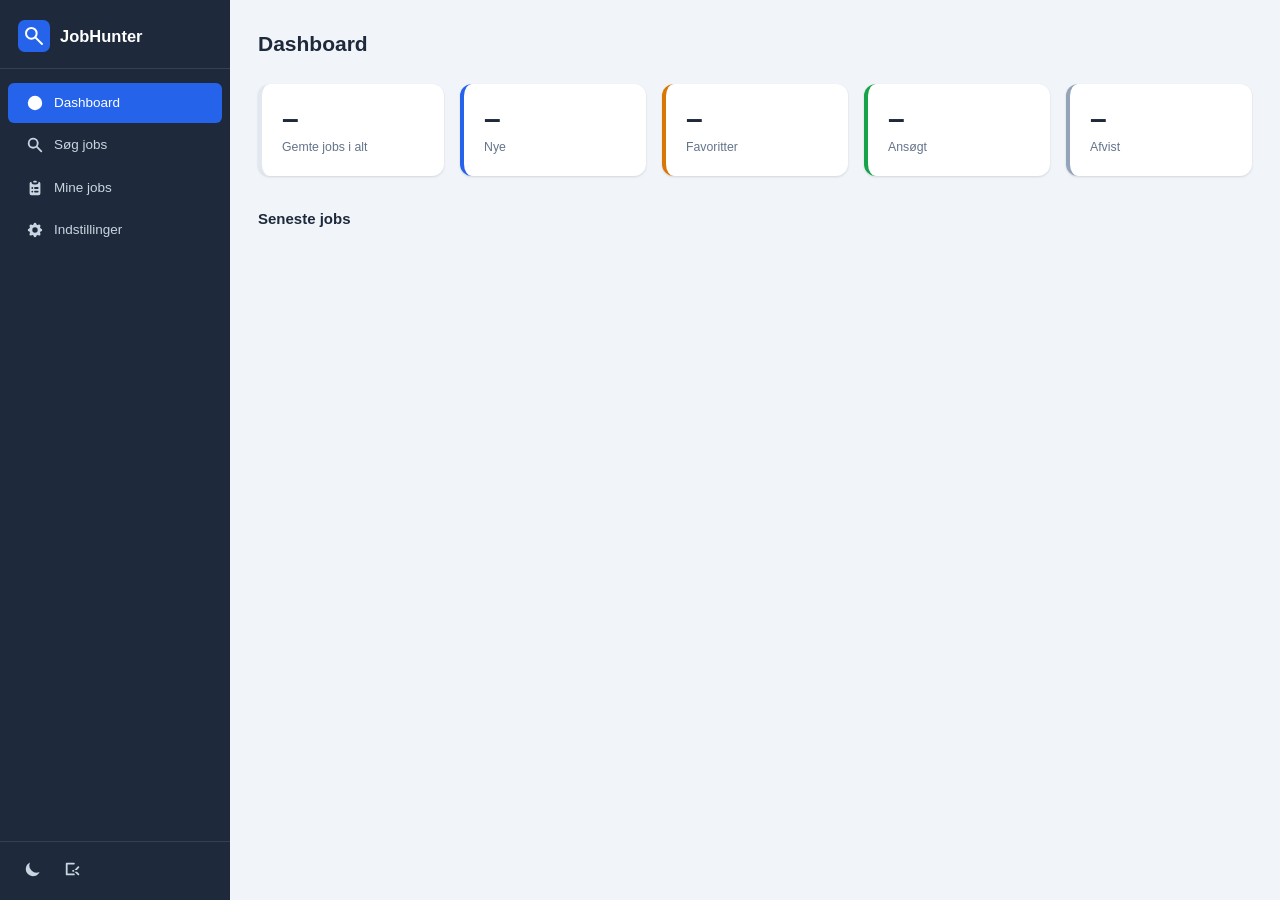
<file: public/index.html>
<!DOCTYPE html>
<html lang="da">
<head>
  <meta charset="UTF-8">
  <meta name="viewport" content="width=device-width, initial-scale=1.0">
  <meta http-equiv="Cache-Control" content="no-cache, no-store, must-revalidate">
  <meta http-equiv="Pragma" content="no-cache">
  <meta http-equiv="Expires" content="0">
  <title>JobHunter – Login</title>
  <link rel="stylesheet" href="css/style.css?v=1.1.0">
  <script>if(localStorage.getItem('jh-dark-mode')==='true')document.documentElement.classList.add('dark-mode');</script>
</head>
<body class="auth-page">
  <div class="auth-container">
    <div class="auth-logo">
      <svg width="48" height="48" viewBox="0 0 48 48" fill="none" xmlns="http://www.w3.org/2000/svg">
        <rect width="48" height="48" rx="12" fill="#2563eb"/>
        <circle cx="20" cy="20" r="8" stroke="white" stroke-width="3" fill="none"/>
        <line x1="26" y1="26" x2="36" y2="36" stroke="white" stroke-width="3" stroke-linecap="round"/>
      </svg>
      <h1>JobHunter</h1>
      <p class="auth-tagline">Find dit næste job smartere</p>
    </div>

    <div class="auth-tabs">
      <button class="auth-tab active" data-tab="login">Log ind</button>
      <button class="auth-tab" data-tab="register">Opret konto</button>
    </div>

    <!-- Login Form -->
    <form id="loginForm" class="auth-form active">
      <div class="form-group">
        <label for="loginUsername">Brugernavn</label>
        <input type="text" id="loginUsername" placeholder="Indtast brugernavn" required autocomplete="username">
      </div>
      <div class="form-group">
        <label for="loginPassword">Adgangskode</label>
        <input type="password" id="loginPassword" placeholder="Indtast adgangskode" required autocomplete="current-password">
      </div>
      <div id="loginError" class="error-msg"></div>
      <button type="submit" class="btn btn-primary btn-full">Log ind</button>
    </form>

    <!-- Register Form -->
    <form id="registerForm" class="auth-form">
      <div class="form-group">
        <label for="regUsername">Brugernavn</label>
        <input type="text" id="regUsername" placeholder="Vælg et brugernavn" required autocomplete="username">
      </div>
      <div class="form-group">
        <label for="regEmail">E-mail</label>
        <input type="email" id="regEmail" placeholder="Indtast e-mail" required autocomplete="email">
      </div>
      <div class="form-group">
        <label for="regPassword">Adgangskode</label>
        <input type="password" id="regPassword" placeholder="Mindst 6 tegn" required autocomplete="new-password">
      </div>
      <div id="registerError" class="error-msg"></div>
      <button type="submit" class="btn btn-primary btn-full">Opret konto</button>
    </form>

    <div class="auth-version" id="authVersion"></div>
  </div>

  <script src="js/config.js?v=1.1.0"></script>
  <script src="js/auth.js?v=1.1.0"></script>
</body>
</html>
</file>
<file: public/css/style.css>
/* =========================================================================
   JobHunter – Stylesheet
   ========================================================================= */

/* ── Variables ─────────────────────────────────────────────────────────── */
:root {
  --primary:       #2563eb;
  --primary-dark:  #1d4ed8;
  --primary-light: #dbeafe;
  --danger:        #dc2626;
  --danger-light:  #fee2e2;
  --success:       #16a34a;
  --success-light: #dcfce7;
  --warning:       #d97706;
  --warning-light: #fef3c7;

  --bg:            #f1f5f9;
  --surface:       #ffffff;
  --surface-2:     #f8fafc;
  --border:        #e2e8f0;
  --text:          #1e293b;
  --text-2:        #64748b;
  --text-3:        #94a3b8;

  --sidebar-bg:    #1e293b;
  --sidebar-text:  #cbd5e1;
  --sidebar-hover: #334155;
  --sidebar-active:#2563eb;
  --sidebar-width: 230px;

  --radius:        8px;
  --radius-lg:     12px;
  --shadow:        0 1px 3px rgba(0,0,0,.08), 0 1px 2px rgba(0,0,0,.06);
  --shadow-lg:     0 10px 25px rgba(0,0,0,.12), 0 4px 6px rgba(0,0,0,.05);
}

html.dark-mode {
  --bg:         #0f172a;
  --surface:    #1e293b;
  --surface-2:  #162032;
  --border:     #334155;
  --text:       #f1f5f9;
  --text-2:     #94a3b8;
  --text-3:     #64748b;
  --primary-light: #1e3a5f;
  --danger-light:  #450a0a;
  --success-light: #052e16;
  --warning-light: #431407;
}

/* ── Reset ─────────────────────────────────────────────────────────────── */
*, *::before, *::after { box-sizing: border-box; margin: 0; padding: 0; }
html { font-size: 15px; -webkit-font-smoothing: antialiased; }
body {
  font-family: -apple-system, BlinkMacSystemFont, 'Segoe UI', Roboto, sans-serif;
  background: var(--bg);
  color: var(--text);
  line-height: 1.5;
}
a { color: var(--primary); text-decoration: none; }
a:hover { text-decoration: underline; }
ul { list-style: none; }
button { cursor: pointer; font-family: inherit; }

/* ── Buttons ───────────────────────────────────────────────────────────── */
.btn {
  display: inline-flex; align-items: center; gap: 6px;
  padding: 8px 16px; border-radius: var(--radius);
  font-size: .9rem; font-weight: 500; border: none;
  transition: background .15s, opacity .15s, box-shadow .15s;
  white-space: nowrap;
}
.btn:disabled { opacity: .45; cursor: not-allowed; }
.btn-primary  { background: var(--primary);  color: #fff; }
.btn-primary:hover:not(:disabled)  { background: var(--primary-dark); }
.btn-secondary { background: var(--surface-2); color: var(--text); border: 1px solid var(--border); }
.btn-secondary:hover:not(:disabled) { background: var(--border); }
.btn-danger   { background: var(--danger);   color: #fff; }
.btn-danger:hover:not(:disabled)   { background: #b91c1c; }
.btn-sm       { padding: 5px 11px; font-size: .82rem; }
.btn-full     { width: 100%; justify-content: center; padding: 11px; }
.btn-link     { background: none; border: none; padding: 0; color: var(--primary); font-weight: 600; text-decoration: underline; cursor: pointer; font-size: inherit; }

/* ── Form groups ───────────────────────────────────────────────────────── */
.form-group { margin-bottom: 16px; }
.form-group label {
  display: block; font-size: .85rem; font-weight: 500;
  color: var(--text-2); margin-bottom: 5px;
}
input[type="text"], input[type="email"], input[type="password"],
input[type="url"], input[type="search"], textarea, select {
  width: 100%; padding: 9px 12px;
  background: var(--surface); color: var(--text);
  border: 1px solid var(--border); border-radius: var(--radius);
  font-size: .9rem; font-family: inherit;
  transition: border-color .15s, box-shadow .15s;
}
input:focus, textarea:focus, select:focus {
  outline: none; border-color: var(--primary);
  box-shadow: 0 0 0 3px rgba(37,99,235,.15);
}
textarea { resize: vertical; min-height: 90px; }
select { appearance: none; background-image: url("data:image/svg+xml,%3Csvg xmlns='http://www.w3.org/2000/svg' width='16' height='16' viewBox='0 0 20 20' fill='%2364748b'%3E%3Cpath fill-rule='evenodd' d='M5.293 7.293a1 1 0 0 1 1.414 0L10 10.586l3.293-3.293a1 1 0 1 1 1.414 1.414l-4 4a1 1 0 0 1-1.414 0l-4-4a1 1 0 0 1 0-1.414z'/%3E%3C/svg%3E"); background-repeat: no-repeat; background-position: right 10px center; padding-right: 32px; }
.error-msg { color: var(--danger); font-size: .85rem; min-height: 20px; margin-bottom: 8px; }

/* ── Auth page ─────────────────────────────────────────────────────────── */
.auth-page { display: flex; align-items: center; justify-content: center; min-height: 100vh; padding: 24px; }
.auth-container {
  background: var(--surface); border-radius: var(--radius-lg);
  box-shadow: var(--shadow-lg); padding: 36px 32px;
  width: 100%; max-width: 400px;
}
.auth-logo { text-align: center; margin-bottom: 28px; }
.auth-logo svg { display: inline-block; margin-bottom: 10px; }
.auth-logo h1 { font-size: 1.6rem; font-weight: 700; color: var(--text); }
.auth-tagline { color: var(--text-2); font-size: .88rem; margin-top: 4px; }
.auth-tabs {
  display: flex; border-bottom: 2px solid var(--border);
  margin-bottom: 24px;
}
.auth-tab {
  flex: 1; padding: 9px; background: none; border: none;
  font-size: .9rem; font-weight: 500; color: var(--text-2);
  border-bottom: 2px solid transparent; margin-bottom: -2px;
  transition: color .15s, border-color .15s;
}
.auth-tab.active { color: var(--primary); border-bottom-color: var(--primary); }
.auth-form { display: none; }
.auth-form.active { display: block; }
.auth-version { text-align: center; font-size: .78rem; color: var(--text-3); margin-top: 16px; }
.file-protocol-warning {
  background: var(--warning-light); border: 1px solid var(--warning);
  border-radius: var(--radius); padding: 12px; margin-bottom: 16px;
  font-size: .85rem; line-height: 1.6; color: var(--text);
}
.file-protocol-warning code { background: rgba(0,0,0,.07); padding: 1px 4px; border-radius: 3px; }

/* ── App layout ────────────────────────────────────────────────────────── */
.app-page { display: flex; min-height: 100vh; }

/* ── Sidebar ───────────────────────────────────────────────────────────── */
.sidebar {
  width: var(--sidebar-width); background: var(--sidebar-bg);
  display: flex; flex-direction: column; flex-shrink: 0;
  position: fixed; top: 0; left: 0; height: 100vh; z-index: 100;
}
.sidebar-logo {
  display: flex; align-items: center; gap: 10px;
  padding: 20px 18px 16px; border-bottom: 1px solid #334155;
}
.sidebar-title { font-size: 1.1rem; font-weight: 700; color: #fff; }
.sidebar-nav { flex: 1; padding: 12px 0; overflow-y: auto; }
.nav-item {
  display: flex; align-items: center; gap: 10px;
  padding: 10px 18px; color: var(--sidebar-text); font-size: .9rem;
  cursor: pointer; border-radius: 6px; margin: 2px 8px;
  transition: background .15s, color .15s; position: relative;
  user-select: none;
}
.nav-item svg { width: 18px; height: 18px; flex-shrink: 0; }
.nav-item:hover  { background: var(--sidebar-hover); color: #fff; }
.nav-item.active { background: var(--sidebar-active); color: #fff; }
.nav-badge {
  margin-left: auto; background: var(--danger); color: #fff;
  font-size: .72rem; font-weight: 700; padding: 1px 6px; border-radius: 99px;
}
.sidebar-footer {
  padding: 12px 18px 16px; border-top: 1px solid #334155;
  display: flex; align-items: center; gap: 10px;
}
.sidebar-user {
  flex: 1; color: var(--sidebar-text); font-size: .85rem;
  overflow: hidden; text-overflow: ellipsis; white-space: nowrap;
}
.btn-dark-toggle, .btn-logout {
  background: none; border: none; color: var(--sidebar-text);
  padding: 6px; border-radius: 6px; line-height: 0;
  transition: background .15s, color .15s;
}
.btn-dark-toggle svg, .btn-logout svg { width: 18px; height: 18px; }
.btn-dark-toggle:hover, .btn-logout:hover { background: var(--sidebar-hover); color: #fff; }

/* ── Main content ──────────────────────────────────────────────────────── */
.main-content {
  flex: 1; margin-left: var(--sidebar-width);
  padding: 28px; overflow-y: auto;
  min-height: 100vh;
}

/* ── Panels ────────────────────────────────────────────────────────────── */
.panel { display: none; }
.panel.active { display: block; }
.panel-header {
  display: flex; align-items: center; justify-content: space-between;
  margin-bottom: 24px;
}
.panel-header h2 { font-size: 1.4rem; font-weight: 700; }
.panel-actions { display: flex; gap: 10px; align-items: center; }
.filter-input { width: 200px; padding: 7px 11px; }

/* ── Dashboard stats ───────────────────────────────────────────────────── */
.stats-grid { display: grid; grid-template-columns: repeat(auto-fit, minmax(150px, 1fr)); gap: 16px; margin-bottom: 32px; }
.stat-card {
  background: var(--surface); border-radius: var(--radius-lg);
  box-shadow: var(--shadow); padding: 20px;
  border-left: 4px solid var(--border);
}
.stat-card.stat-new     { border-left-color: var(--primary); }
.stat-card.stat-saved   { border-left-color: var(--warning); }
.stat-card.stat-applied { border-left-color: var(--success); }
.stat-card.stat-rejected{ border-left-color: var(--text-3);  }
.stat-number { font-size: 2rem; font-weight: 800; color: var(--text); line-height: 1; }
.stat-label  { font-size: .82rem; color: var(--text-2); margin-top: 4px; }

.dashboard-recent h3 { font-size: 1rem; font-weight: 600; margin-bottom: 12px; }
.recent-list { display: flex; flex-direction: column; gap: 8px; }
.empty-state { color: var(--text-2); font-size: .88rem; display: flex; flex-direction: column; align-items: flex-start; gap: 12px; padding: 4px 0; }
.recent-item {
  background: var(--surface); border-radius: var(--radius);
  padding: 12px 16px; box-shadow: var(--shadow);
  display: flex; align-items: center; gap: 12px; cursor: pointer;
  transition: box-shadow .15s;
}
.recent-item:hover { box-shadow: var(--shadow-lg); }
.recent-item-title { font-weight: 500; flex: 1; }
.recent-item-company { font-size: .85rem; color: var(--text-2); }

/* ── Scraper status card ───────────────────────────────────────────────── */
.scraper-status-card {
  background: var(--surface); border-radius: var(--radius-lg);
  box-shadow: var(--shadow); padding: 16px 20px; margin-bottom: 20px;
}
.scraper-indicator { display: flex; align-items: center; gap: 10px; font-weight: 500; }
.dot { width: 10px; height: 10px; border-radius: 50%; flex-shrink: 0; }
.dot-checking { background: var(--warning); animation: blink 1.2s infinite; }
.dot-online   { background: var(--success); }
.dot-offline  { background: var(--danger);  }
@keyframes blink { 0%,100%{opacity:1} 50%{opacity:.3} }
.scraper-offline-info { margin-top: 14px; font-size: .88rem; line-height: 1.7; }
.scraper-offline-info ol { margin: 8px 0 12px 20px; }
.scraper-offline-info li { margin-bottom: 4px; }
.scraper-offline-info code { background: var(--surface-2); border: 1px solid var(--border); padding: 1px 5px; border-radius: 4px; font-size: .85rem; }
.note { color: var(--text-2); font-size: .82rem; margin-top: 8px; }

/* ── Search form card ──────────────────────────────────────────────────── */
.search-form-card {
  background: var(--surface); border-radius: var(--radius-lg);
  box-shadow: var(--shadow); padding: 20px; margin-bottom: 20px;
}
.search-form-card label { display: block; font-weight: 500; margin-bottom: 10px; }
.search-row { display: flex; gap: 10px; }
.search-row input  { flex: 1; }
.search-row select { width: 110px; flex-shrink: 0; }
.hint { font-size: .82rem; color: var(--text-2); margin-top: 8px; }

/* ── Progress bar ──────────────────────────────────────────────────────── */
.progress-bar-wrap {
  background: var(--surface); border-radius: var(--radius);
  padding: 14px 16px; margin-bottom: 16px; display: flex; align-items: center; gap: 12px;
  border: 1px solid var(--border);
}
.progress-bar-inner {
  flex: 1; height: 6px; background: var(--border); border-radius: 99px; overflow: hidden;
  position: relative;
}
.progress-bar-inner::after {
  content: ''; position: absolute; top: 0; left: -50%; width: 50%; height: 100%;
  background: var(--primary); border-radius: 99px;
  animation: progress-slide 1.2s infinite ease-in-out;
}
@keyframes progress-slide { 0%{left:-50%} 100%{left:110%} }
#scrapeProgressText { font-size: .85rem; color: var(--text-2); white-space: nowrap; }

/* ── Results ───────────────────────────────────────────────────────────── */
.results-header { display: flex; align-items: center; justify-content: space-between; margin-bottom: 14px; }
.results-header span { font-size: .9rem; color: var(--text-2); }
.results-grid { display: grid; grid-template-columns: repeat(auto-fill, minmax(300px, 1fr)); gap: 14px; }

/* ── Job card (search results) ─────────────────────────────────────────── */
.job-card {
  background: var(--surface); border-radius: var(--radius-lg);
  box-shadow: var(--shadow); padding: 16px 18px;
  border: 1px solid var(--border);
  display: flex; flex-direction: column; gap: 8px;
  transition: box-shadow .15s, transform .15s;
}
.job-card:hover { box-shadow: var(--shadow-lg); transform: translateY(-1px); }
.job-card-title { font-weight: 600; font-size: .95rem; color: var(--text); line-height: 1.3; }
.job-card-company { font-size: .85rem; color: var(--primary); font-weight: 500; }
.job-card-location { font-size: .82rem; color: var(--text-2); }
.job-card-desc {
  font-size: .82rem; color: var(--text-2); line-height: 1.5;
  display: -webkit-box; -webkit-line-clamp: 3; -webkit-box-orient: vertical; overflow: hidden;
}
.job-card-actions { display: flex; gap: 8px; margin-top: 4px; flex-wrap: wrap; }
.job-card-actions .btn { font-size: .8rem; padding: 5px 10px; }

/* ── Kanban board ──────────────────────────────────────────────────────── */
.kanban-board {
  display: grid; grid-template-columns: repeat(4, 1fr); gap: 14px;
  align-items: start;
}
.kanban-col {
  background: var(--surface-2); border-radius: var(--radius-lg);
  border: 1px solid var(--border); overflow: hidden;
}
.kanban-col-header {
  display: flex; align-items: center; justify-content: space-between;
  padding: 12px 14px; background: var(--surface);
  border-bottom: 2px solid var(--border); font-weight: 600; font-size: .88rem;
}
.kanban-col[data-status="new"]      .kanban-col-header { border-bottom-color: var(--primary); }
.kanban-col[data-status="saved"]    .kanban-col-header { border-bottom-color: var(--warning); }
.kanban-col[data-status="applied"]  .kanban-col-header { border-bottom-color: var(--success); }
.kanban-col[data-status="rejected"] .kanban-col-header { border-bottom-color: var(--text-3); }
.kanban-col-count {
  background: var(--border); color: var(--text-2);
  font-size: .75rem; padding: 2px 7px; border-radius: 99px; font-weight: 600;
}
.kanban-cards { padding: 10px; display: flex; flex-direction: column; gap: 8px; min-height: 60px; }
.kanban-card {
  background: var(--surface); border-radius: var(--radius);
  box-shadow: var(--shadow); padding: 12px 14px;
  cursor: pointer; border: 1px solid var(--border);
  transition: box-shadow .15s;
}
.kanban-card:hover { box-shadow: var(--shadow-lg); }
.kanban-card-title { font-weight: 600; font-size: .88rem; margin-bottom: 3px; line-height: 1.3; }
.kanban-card-company { font-size: .8rem; color: var(--text-2); margin-bottom: 4px; }
.kanban-card-gpt { font-size: .78rem; color: var(--text-2); margin-top: 6px; font-style: italic; display: -webkit-box; -webkit-line-clamp: 2; -webkit-box-orient: vertical; overflow: hidden; }
.empty-col { text-align: center; padding: 20px 10px; color: var(--text-3); font-size: .82rem; }

/* ── Settings ──────────────────────────────────────────────────────────── */
.settings-grid { display: grid; grid-template-columns: repeat(auto-fit, minmax(300px, 1fr)); gap: 20px; }
.settings-card {
  background: var(--surface); border-radius: var(--radius-lg);
  box-shadow: var(--shadow); padding: 24px;
}
.settings-card h3 { font-size: 1rem; font-weight: 700; margin-bottom: 6px; }
.settings-desc { font-size: .85rem; color: var(--text-2); margin-bottom: 16px; line-height: 1.5; }
.settings-actions { display: flex; gap: 10px; align-items: center; flex-wrap: wrap; }
.api-key-row { display: flex; gap: 8px; }
.api-key-row input { flex: 1; }
.api-key-status { font-size: .82rem; margin-top: 6px; color: var(--text-2); }
.settings-test-result { font-size: .85rem; margin-left: 10px; }
.save-msg {
  margin-top: 16px; padding: 10px 16px; border-radius: var(--radius);
  font-size: .88rem; background: var(--success-light); color: var(--success);
}

/* ── Download list (settings card) ────────────────────────────────────── */
.download-steps {
  font-size: .85rem; color: var(--text-2); line-height: 1.7;
  margin: 0 0 14px 18px;
}
.download-steps li { margin-bottom: 2px; }
.download-list { display: flex; flex-direction: column; gap: 6px; }
.download-item {
  display: flex; align-items: center; gap: 10px;
  padding: 8px 12px; border-radius: var(--radius);
  background: var(--surface-2); border: 1px solid var(--border);
  text-decoration: none; color: var(--text);
  transition: background .15s, border-color .15s;
}
.download-item:hover { background: var(--primary-light); border-color: var(--primary); text-decoration: none; }
.download-icon { font-size: 1.1rem; flex-shrink: 0; }
.download-name { font-weight: 600; font-size: .88rem; min-width: 130px; }
.download-desc { font-size: .8rem; color: var(--text-2); }

/* ── Bookmarklet UI ────────────────────────────────────────────────────── */
.bookmarklet-drag-area {
  display: flex; align-items: center; gap: 14px;
  padding: 14px; margin-bottom: 14px;
  background: var(--surface-2); border: 2px dashed var(--border);
  border-radius: var(--radius);
}
.bookmarklet-btn {
  display: inline-flex; align-items: center; gap: 6px;
  padding: 9px 18px; border-radius: var(--radius);
  background: var(--primary); color: #fff;
  font-weight: 700; font-size: .9rem; white-space: nowrap;
  text-decoration: none; cursor: grab; user-select: none;
  box-shadow: 0 2px 6px rgba(37,99,235,.35);
  transition: background .15s, box-shadow .15s;
}
.bookmarklet-btn:hover { background: var(--primary-hover, #1d4ed8); text-decoration: none; color: #fff; }
.bookmarklet-btn:active { cursor: grabbing; }
.bookmarklet-token-row {
  display: flex; align-items: center; gap: 12px; margin-top: 10px;
  flex-wrap: wrap;
}
.badge-recommended {
  display: inline-block; padding: 1px 8px; border-radius: 99px;
  background: #dcfce7; color: #166534; font-size: .7rem; font-weight: 700;
  vertical-align: middle; margin-left: 6px; letter-spacing: .02em;
}
.dark-mode .badge-recommended { background: #14532d; color: #86efac; }
.badge-advanced {
  display: inline-block; padding: 1px 8px; border-radius: 99px;
  background: var(--surface-2); color: var(--text-2); font-size: .7rem; font-weight: 600;
  vertical-align: middle; margin-left: 6px;
}

/* ── Status badge ──────────────────────────────────────────────────────── */
.status-badge {
  display: inline-block; padding: 2px 8px; border-radius: 99px;
  font-size: .75rem; font-weight: 600;
}
.status-new      { background: var(--primary-light); color: var(--primary); }
.status-saved    { background: var(--warning-light); color: var(--warning); }
.status-applied  { background: var(--success-light); color: var(--success); }
.status-rejected { background: var(--border);        color: var(--text-2);  }

/* ── Modal ─────────────────────────────────────────────────────────────── */
.modal-overlay {
  position: fixed; inset: 0; background: rgba(0,0,0,.45);
  z-index: 200; display: flex; align-items: center; justify-content: center; padding: 24px;
}
.modal-box {
  background: var(--surface); border-radius: var(--radius-lg);
  box-shadow: var(--shadow-lg); width: 100%; max-width: 660px;
  max-height: 90vh; overflow: hidden; display: flex; flex-direction: column;
}
.modal-header {
  display: flex; justify-content: space-between; align-items: flex-start;
  padding: 20px 24px 16px; border-bottom: 1px solid var(--border);
}
.modal-header h2 { font-size: 1.1rem; font-weight: 700; line-height: 1.3; }
.modal-company { font-size: .9rem; color: var(--primary); font-weight: 500; margin-top: 3px; }
.modal-close {
  background: none; border: none; font-size: 1.2rem; color: var(--text-2);
  padding: 4px 6px; border-radius: 6px; line-height: 1; flex-shrink: 0; margin-left: 12px;
}
.modal-close:hover { background: var(--border); color: var(--text); }
.modal-body { padding: 20px 24px; overflow-y: auto; flex: 1; }
.modal-meta { display: flex; gap: 16px; flex-wrap: wrap; margin-bottom: 14px; }
.modal-meta-item { font-size: .85rem; color: var(--text-2); }
.modal-link { color: var(--primary); }
.modal-description {
  font-size: .88rem; line-height: 1.65; color: var(--text);
  white-space: pre-wrap; margin-bottom: 16px;
  max-height: 160px; overflow-y: auto;
  background: var(--surface-2); padding: 12px; border-radius: var(--radius);
  border: 1px solid var(--border);
}
.modal-status-row { display: flex; align-items: center; gap: 12px; margin-bottom: 16px; }
.modal-status-row label { font-weight: 500; font-size: .88rem; white-space: nowrap; }
.modal-status-row select { width: auto; }
.modal-analysis { background: var(--surface-2); border-radius: var(--radius); border: 1px solid var(--border); padding: 14px; }
.analysis-header { display: flex; align-items: center; justify-content: space-between; margin-bottom: 10px; }
.analysis-header h3 { font-size: .9rem; font-weight: 700; }
.analysis-content { font-size: .85rem; line-height: 1.65; white-space: pre-wrap; color: var(--text); min-height: 24px; }
.analysis-loading { color: var(--text-2); font-style: italic; }
.modal-footer {
  padding: 14px 24px; border-top: 1px solid var(--border);
  display: flex; justify-content: space-between; align-items: center; gap: 10px;
}

/* ── Toast ─────────────────────────────────────────────────────────────── */
#toast {
  position: fixed; bottom: 24px; right: 24px;
  background: var(--text); color: var(--bg);
  padding: 11px 18px; border-radius: var(--radius);
  font-size: .88rem; box-shadow: var(--shadow-lg);
  z-index: 999; opacity: 0; transition: opacity .25s;
  pointer-events: none;
}
#toast.show { opacity: 1; }

/* ── Scrollbar ─────────────────────────────────────────────────────────── */
::-webkit-scrollbar { width: 6px; height: 6px; }
::-webkit-scrollbar-track { background: transparent; }
::-webkit-scrollbar-thumb { background: var(--border); border-radius: 99px; }
::-webkit-scrollbar-thumb:hover { background: var(--text-3); }

/* ── Responsive ────────────────────────────────────────────────────────── */
@media (max-width: 900px) {
  .kanban-board { grid-template-columns: repeat(2, 1fr); }
}
@media (max-width: 640px) {
  :root { --sidebar-width: 0px; }
  .sidebar { transform: translateX(-100%); }
  .main-content { margin-left: 0; padding: 16px; }
  .kanban-board { grid-template-columns: 1fr; }
  .stats-grid { grid-template-columns: repeat(2, 1fr); }
}

/* ── Admin panel ───────────────────────────────────────────────────────── */
.admin-stat {
  display: flex;
  justify-content: space-between;
  align-items: center;
  padding: 9px 0;
  border-bottom: 1px solid var(--border);
}
.admin-stat:last-child { border-bottom: none; }
.admin-stat-label { color: var(--text-2); font-size: .9rem; }
.admin-stat-value { font-weight: 600; }

.admin-update-status {
  padding: 10px 14px;
  border-radius: var(--radius);
  font-size: .9rem;
  margin-bottom: 12px;
}
.update-available { background: var(--warning-light); color: var(--warning); }
.up-to-date       { background: var(--success-light); color: var(--success); }
.update-error     { background: var(--danger-light);  color: var(--danger);  }
</file>
